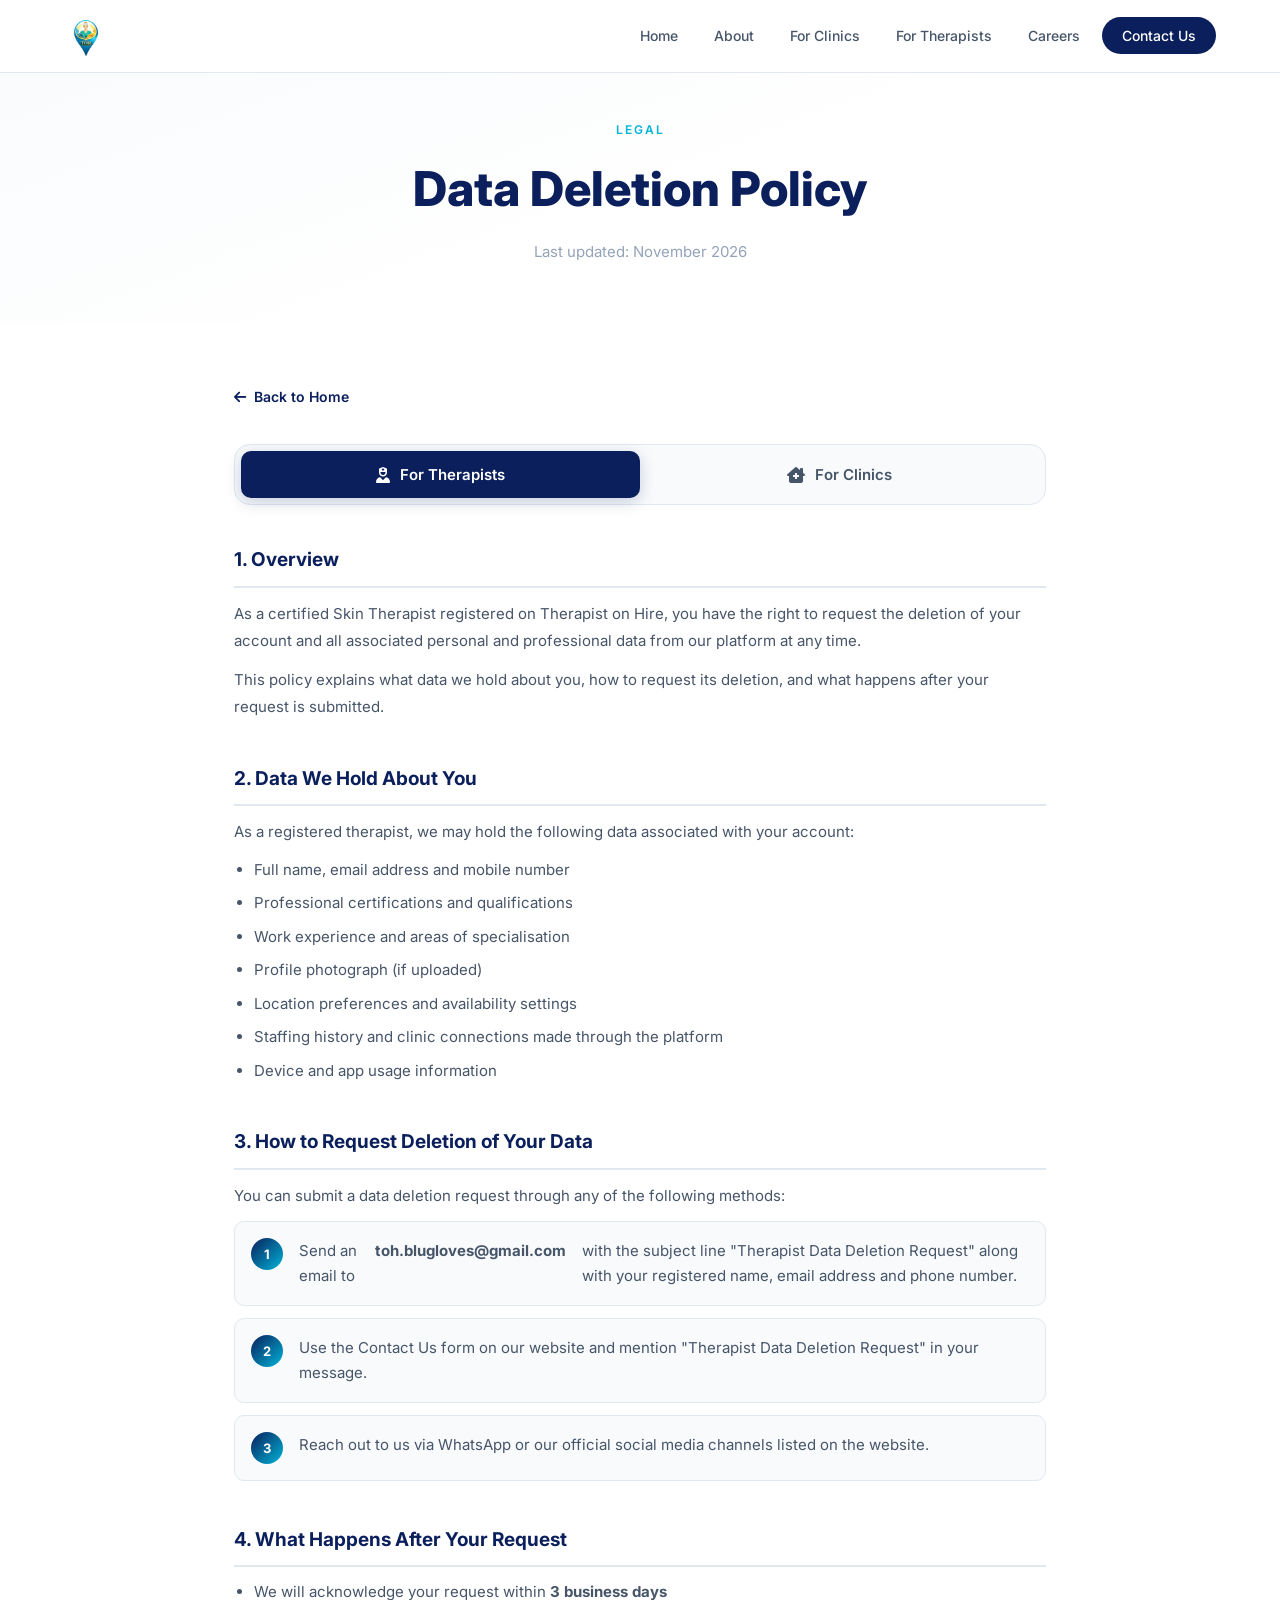
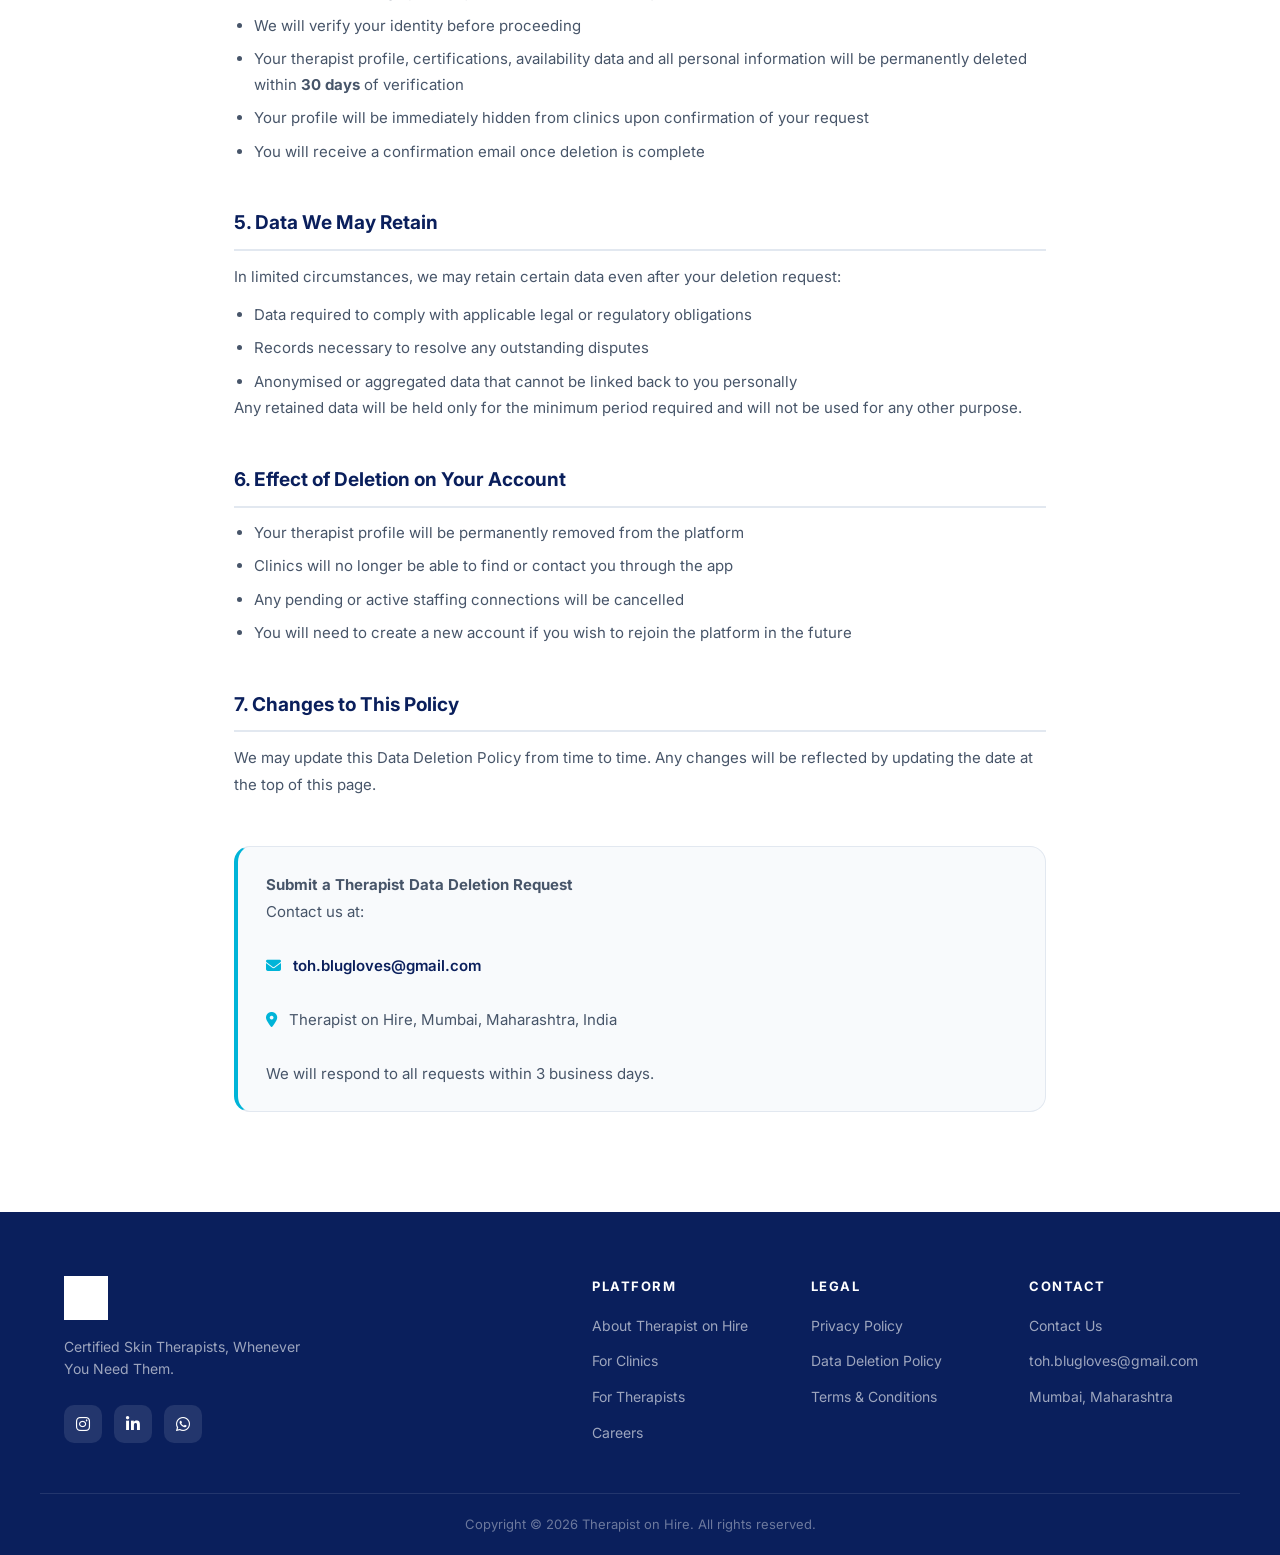
<file: data-deletion.html>
<!DOCTYPE html>
<html lang="en">
<head>
<meta charset="UTF-8" />
<meta name="viewport" content="width=device-width, initial-scale=1.0" />
<title>Data Deletion Policy – Therapist on Hire</title>
<link rel="stylesheet" href="styles.css" />
<link href="https://fonts.googleapis.com/css2?family=Inter:wght@300;400;500;600;700;800&display=swap" rel="stylesheet" />
<link rel="stylesheet" href="https://cdnjs.cloudflare.com/ajax/libs/font-awesome/6.5.0/css/all.min.css" />
<style>     .policy-hero {       padding: 120px 0 60px;       background: linear-gradient(160deg, var(--off-white) 0%, var(--white) 60%);       text-align: center;     }     .policy-hero .section-label { display: block; }     .policy-hero h1 { font-size: clamp(32px, 4vw, 48px); font-weight: 800; color: var(--royal-blue); margin-bottom: 12px; }     .policy-hero p { font-size: 15px; color: var(--gray-400); }     .policy-body { padding: 60px 0 100px; background: var(--white); }     .policy-wrap { max-width: 860px; margin: 0 auto; }     .back-link {       display: inline-flex;       align-items: center;       gap: 8px;       font-size: 14px;       font-weight: 600;       color: var(--royal-blue);       margin-bottom: 36px;       transition: gap 0.2s;     }     .back-link:hover { gap: 12px; color: var(--aqua); }     /* TABS */     .tab-bar {       display: flex;       gap: 0;       background: var(--off-white);       border: 1px solid var(--gray-200);       border-radius: var(--radius);       padding: 6px;       margin-bottom: 40px;     }     .tab-btn {       flex: 1;       padding: 14px 20px;       border: none;       background: transparent;       border-radius: 10px;       font-family: var(--font);       font-size: 15px;       font-weight: 600;       color: var(--gray-600);
cursor: pointer;       display: flex;       align-items: center;       justify-content: center;       gap: 10px;       transition: background 0.2s, color 0.2s, box-shadow 0.2s;     }     .tab-btn i { font-size: 16px; }     .tab-btn.active {       background: var(--royal-blue);       color: var(--white);       box-shadow: 0 4px 16px rgba(10,31,92,0.20);     }     .tab-btn:not(.active):hover { background: var(--gray-200); color: var(--royal-blue); }     .tab-panel { display: none; }     .tab-panel.active { display: block; }     .policy-section { margin-bottom: 44px; }     .policy-section h2 {       font-size: 19px;       font-weight: 700;       color: var(--royal-blue);       margin-bottom: 12px;       padding-bottom: 10px;       border-bottom: 2px solid var(--gray-200);     }     .policy-section p { font-size: 15px; color: var(--gray-600); line-height: 1.8; margin-bottom: 12px; }     .policy-section ul { list-style: disc; padding-left: 20px; display: flex; flex-direction: column; gap: 8px; }     .policy-section ul li { font-size: 15px; color: var(--gray-600); line-height: 1.7; }     .steps-list { list-style: none !important; padding-left: 0 !important; counter-reset: steps; gap: 12px !important; }     .steps-list li {       counter-increment: steps;       display: flex !important;       align-items: flex-start;       gap: 16px;       padding: 16px;       background: var(--off-white);       border-radius: var(--radius-sm);       border: 1px solid var(--gray-200);     }     .steps-list li::before {       content: counter(steps);       min-width: 32px;       height: 32px;       background: linear-gradient(135deg, var(--royal-blue), var(--aqua));       color: white;       border-radius: 50%;       display: flex;       align-items: center;       justify-content: center;       font-size: 13px;       font-weight: 700;       flex-shrink: 0;     }
.policy-contact-box {       background: var(--off-white);       border: 1px solid var(--gray-200);       border-left: 4px solid var(--aqua);       border-radius: var(--radius);       padding: 24px 28px;       margin-top: 48px;     }     .policy-contact-box p { font-size: 15px; color: var(--gray-600); line-height: 1.8; margin: 0; }     .policy-contact-box a { color: var(--royal-blue); font-weight: 600; }     .policy-contact-box a:hover { color: var(--aqua); }   </style>
</head>
<body>
<nav class="navbar" id="navbar">
<div class="container nav-inner">
<a href="index.html" class="nav-logo">
<img src="logo.png" alt="Therapist on Hire" class="logo-img" />
</a>
<button class="nav-toggle" id="navToggle" aria-label="Toggle menu">
<span>
</span>
<span>
</span>
<span>
</span>
</button>
<ul class="nav-links" id="navLinks">
<li>
<a href="index.html#home">Home</a>
</li>
<li>
<a href="index.html#about">About</a>
</li>
<li>
<a href="index.html#for-clinics">For Clinics</a>
</li>
<li>
<a href="index.html#for-therapists">For Therapists</a>
</li>
<li>
<a href="index.html#careers">Careers</a>
</li>
<li>
<a href="index.html#contact" class="nav-cta">Contact Us</a>
</li>
</ul>
</div>
</nav>
<section class="policy-hero">
<div class="container">
<div class="section-label">Legal</div>
<h1>Data Deletion Policy</h1>
<p>Last updated: November 2026</p>
</div>
</section>
<section class="policy-body">
<div class="container policy-wrap">
<a href="index.html" class="back-link">
<i class="fas fa-arrow-left">
</i> Back to Home</a>
<!-- TAB BAR -->
<div class="tab-bar">
<button class="tab-btn active" onclick="switchTab('therapist', this)">
<i class="fas fa-user-nurse">
</i> For Therapists         </button>
<button class="tab-btn" onclick="switchTab('clinic', this)">
<i class="fas fa-clinic-medical">
</i> For Clinics         </button>
</div>
<!-- TAB: THERAPISTS -->
<div class="tab-panel active" id="tab-therapist">
<div class="policy-section">
<h2>1. Overview</h2>
<p>As a certified Skin Therapist registered on Therapist on Hire, you have the right to request the deletion of your account and all associated personal and professional data from our platform at any time.</p>
<p>This policy explains what data we hold about you, how to request its deletion, and what happens after your request is submitted.</p>
</div>
<div class="policy-section">
<h2>2. Data We Hold About You</h2>
<p>As a registered therapist, we may hold the following data associated with your account:</p>
<ul>
<li>Full name, email address and mobile number</li>
<li>Professional certifications and qualifications</li>
<li>Work experience and areas of specialisation</li>
<li>Profile photograph (if uploaded)</li>
<li>Location preferences and availability settings</li>
<li>Staffing history and clinic connections made through the platform</li>
<li>Device and app usage information</li>
</ul>
</div>
<div class="policy-section">
<h2>3. How to Request Deletion of Your Data</h2>
<p>You can submit a data deletion request through any of the following methods:</p>
<ul class="steps-list">
<li>Send an email to <strong>toh.blugloves@gmail.com</strong> with the subject line "Therapist Data Deletion Request" along with your registered name, email address and phone number.</li>
<li>Use the Contact Us form on our website and mention "Therapist Data Deletion Request" in your message.</li>
<li>Reach out to us via WhatsApp or our official social media channels listed on the website.</li>
</ul>
</div>
<div class="policy-section">
<h2>4. What Happens After Your Request</h2>
<ul>
<li>We will acknowledge your request within <strong>3 business days</strong>
</li>
<li>We will verify your identity before proceeding</li>
<li>Your therapist profile, certifications, availability data and all personal information will be permanently deleted within <strong>30 days</strong> of verification</li>
<li>Your profile will be immediately hidden from clinics upon confirmation of your request</li>
<li>You will receive a confirmation email once deletion is complete</li>
</ul>
</div>
<div class="policy-section">
<h2>5. Data We May Retain</h2>
<p>In limited circumstances, we may retain certain data even after your deletion request:</p>
<ul>
<li>Data required to comply with applicable legal or regulatory obligations</li>
<li>Records necessary to resolve any outstanding disputes</li>
<li>Anonymised or aggregated data that cannot be linked back to you personally</li>
</ul>
<p>Any retained data will be held only for the minimum period required and will not be used for any other purpose.</p>
</div>
<div class="policy-section">
<h2>6. Effect of Deletion on Your Account</h2>
<ul>
<li>Your therapist profile will be permanently removed from the platform</li>
<li>Clinics will no longer be able to find or contact you through the app</li>
<li>Any pending or active staffing connections will be cancelled</li>
<li>You will need to create a new account if you wish to rejoin the platform in the future</li>
</ul>
</div>
<div class="policy-section">
<h2>7. Changes to This Policy</h2>
<p>We may update this Data Deletion Policy from time to time. Any changes will be reflected by updating the date at the top of this page.</p>
</div>
<div class="policy-contact-box">
<p>
<strong>Submit a Therapist Data Deletion Request</strong>
<br />           Contact us at:<br />
<br />
<i class="fas fa-envelope" style="color: var(--aqua); margin-right: 8px;">
</i>
<a href="mailto:toh.blugloves@gmail.com">toh.blugloves@gmail.com</a>
<br />
<br />
<i class="fas fa-map-marker-alt" style="color: var(--aqua); margin-right: 8px;">
</i>           Therapist on Hire, Mumbai, Maharashtra, India<br />
<br />           We will respond to all requests within 3 business days.</p>
</div>
</div>
<!-- TAB: CLINICS -->
<div class="tab-panel" id="tab-clinic">
<div class="policy-section">
<h2>1. Overview</h2>
<p>As a clinic registered on Therapist on Hire, you have the right to request the deletion of your clinic account and all associated data from our platform at any time.</p>
<p>This policy explains what data we hold about your clinic, how to request its deletion, and what happens after your request is submitted.</p>
</div>
<div class="policy-section">
<h2>2. Data We Hold About Your Clinic</h2>
<p>As a registered clinic, we may hold the following data associated with your account:</p>
<ul>
<li>Clinic name, type and registration details</li>
<li>Clinic address and location</li>
<li>Primary contact person's name, email address and phone number</li>
<li>Staffing requests and booking history made through the platform</li>
<li>Therapist connections and communications facilitated through the app</li>
<li>Device and app usage information</li>
</ul>
</div>
<div class="policy-section">
<h2>3. How to Request Deletion of Your Clinic Data</h2>
<p>You can submit a data deletion request through any of the following methods:</p>
<ul class="steps-list">
<li>Send an email to <strong>toh.blugloves@gmail.com</strong> with the subject line "Clinic Data Deletion Request" along with your registered clinic name, contact person's name, email address and phone number.</li>
<li>Use the Contact Us form on our website and mention "Clinic Data Deletion Request" in your message.</li>
<li>Reach out to us via WhatsApp or our official social media channels listed on the website.</li>
</ul>
</div>
<div class="policy-section">
<h2>4. What Happens After Your Request</h2>
<ul>
<li>We will acknowledge your request within <strong>3 business days</strong>
</li>
<li>We will verify the identity of the authorised clinic representative before proceeding</li>
<li>Your clinic profile, staffing history and all associated data will be permanently deleted within <strong>30 days</strong> of verification</li>
<li>Your clinic profile will be immediately hidden from therapists upon confirmation of your request</li>
<li>You will receive a confirmation email once deletion is complete</li>
</ul>
</div>
<div class="policy-section">
<h2>5. Data We May Retain</h2>
<p>In limited circumstances, we may retain certain data even after your deletion request:</p>
<ul>
<li>Data required to comply with applicable legal or regulatory obligations</li>
<li>Records necessary to resolve any outstanding disputes or claims</li>
<li>Anonymised or aggregated data that cannot be linked back to your clinic</li>
<li>Financial or transaction records required for compliance purposes</li>
</ul>
<p>Any retained data will be held only for the minimum period required and will not be used for any other purpose.</p>
</div>
<div class="policy-section">
<h2>6. Effect of Deletion on Your Clinic Account</h2>
<ul>
<li>Your clinic profile will be permanently removed from the platform</li>
<li>Therapists will no longer be able to view or respond to your staffing requests</li>
<li>Any pending or active staffing connections will be cancelled</li>
<li>You will need to register a new clinic account if you wish to use the platform again in the future</li>
</ul>
</div>
<div class="policy-section">
<h2>7. Changes to This Policy</h2>
<p>We may update this Data Deletion Policy from time to time. Any changes will be reflected by updating the date at the top of this page.</p>
</div>
<div class="policy-contact-box">
<p>
<strong>Submit a Clinic Data Deletion Request</strong>
<br />           Contact us at:<br />
<br />
<i class="fas fa-envelope" style="color: var(--aqua); margin-right: 8px;">
</i>
<a href="mailto:toh.blugloves@gmail.com">toh.blugloves@gmail.com</a>
<br />
<br />
<i class="fas fa-map-marker-alt" style="color: var(--aqua); margin-right: 8px;">
</i>           Therapist on Hire, Mumbai, Maharashtra, India<br />
<br />           We will respond to all requests within 3 business days.</p>
</div>
</div>
</div>
</section>
<footer class="footer">
<div class="container footer-inner">
<div class="footer-brand">
<img src="logo.png" alt="Therapist on Hire" class="footer-logo" />
<p class="footer-tagline">Certified Skin Therapists, Whenever You Need Them.</p>
<div class="footer-social">
<a href="#INSTAGRAM_LINK" aria-label="Instagram">
<i class="fab fa-instagram">
</i>
</a>
<a href="#LINKEDIN_LINK" aria-label="LinkedIn">
<i class="fab fa-linkedin-in">
</i>
</a>
<a href="#WHATSAPP_LINK" aria-label="WhatsApp">
<i class="fab fa-whatsapp">
</i>
</a>
</div>
</div>
<div class="footer-links">
<div class="footer-col">
<h4>Platform</h4>
<ul>
<li>
<a href="index.html#about">About Therapist on Hire</a>
</li>
<li>
<a href="index.html#for-clinics">For Clinics</a>
</li>
<li>
<a href="index.html#for-therapists">For Therapists</a>
</li>
<li>
<a href="index.html#careers">Careers</a>
</li>
</ul>
</div>
<div class="footer-col">
<h4>Legal</h4>
<ul>
<li>
<a href="privacy.html">Privacy Policy</a>
</li>
<li>
<a href="data-deletion.html">Data Deletion Policy</a>
</li>
<li>
<a href="index.html#terms">Terms &amp; Conditions</a>
</li>
</ul>
</div>
<div class="footer-col">
<h4>Contact</h4>
<ul>
<li>
<a href="index.html#contact">Contact Us</a>
</li>
<li>
<a href="mailto:toh.blugloves@gmail.com">toh.blugloves@gmail.com</a>
</li>
<li>
<span>Mumbai, Maharashtra</span>
</li>
</ul>
</div>
</div>
</div>
<div class="footer-bottom">
<p>Copyright &copy; <span id="year">
</span> Therapist on Hire. All rights reserved.</p>
</div>
</footer>
<script>     document.getElementById('year').textContent = new Date().getFullYear();     const navbar = document.getElementById('navbar');     window.addEventListener('scroll', () => navbar.classList.toggle('scrolled', window.scrollY > 20));     document.getElementById('navToggle').addEventListener('click', () => document.getElementById('navLinks').classList.toggle('open'));
function switchTab(id, btn) {       document.querySelectorAll('.tab-panel').forEach(p => p.classList.remove('active'));       document.querySelectorAll('.tab-btn').forEach(b => b.classList.remove('active'));       document.getElementById('tab-' + id).classList.add('active');       btn.classList.add('active');     }   </script>
</body>
</html>
</file>
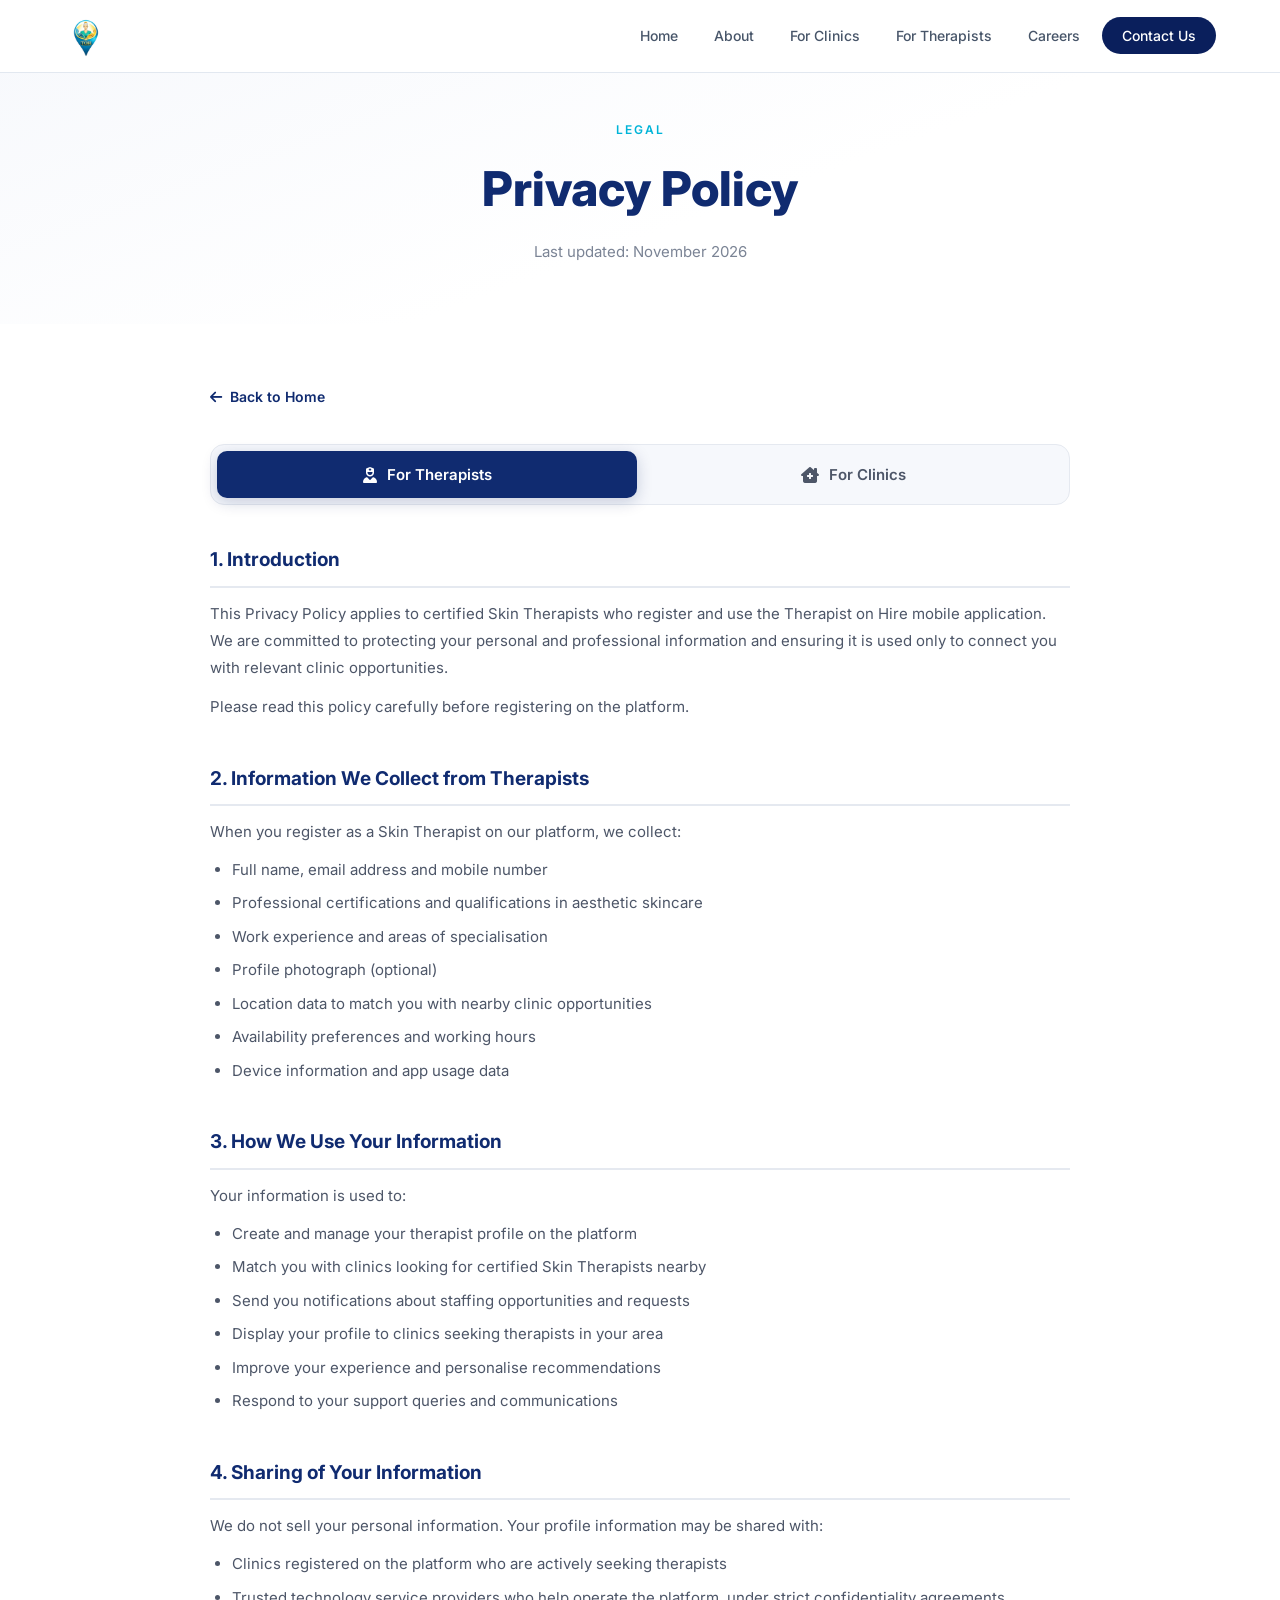
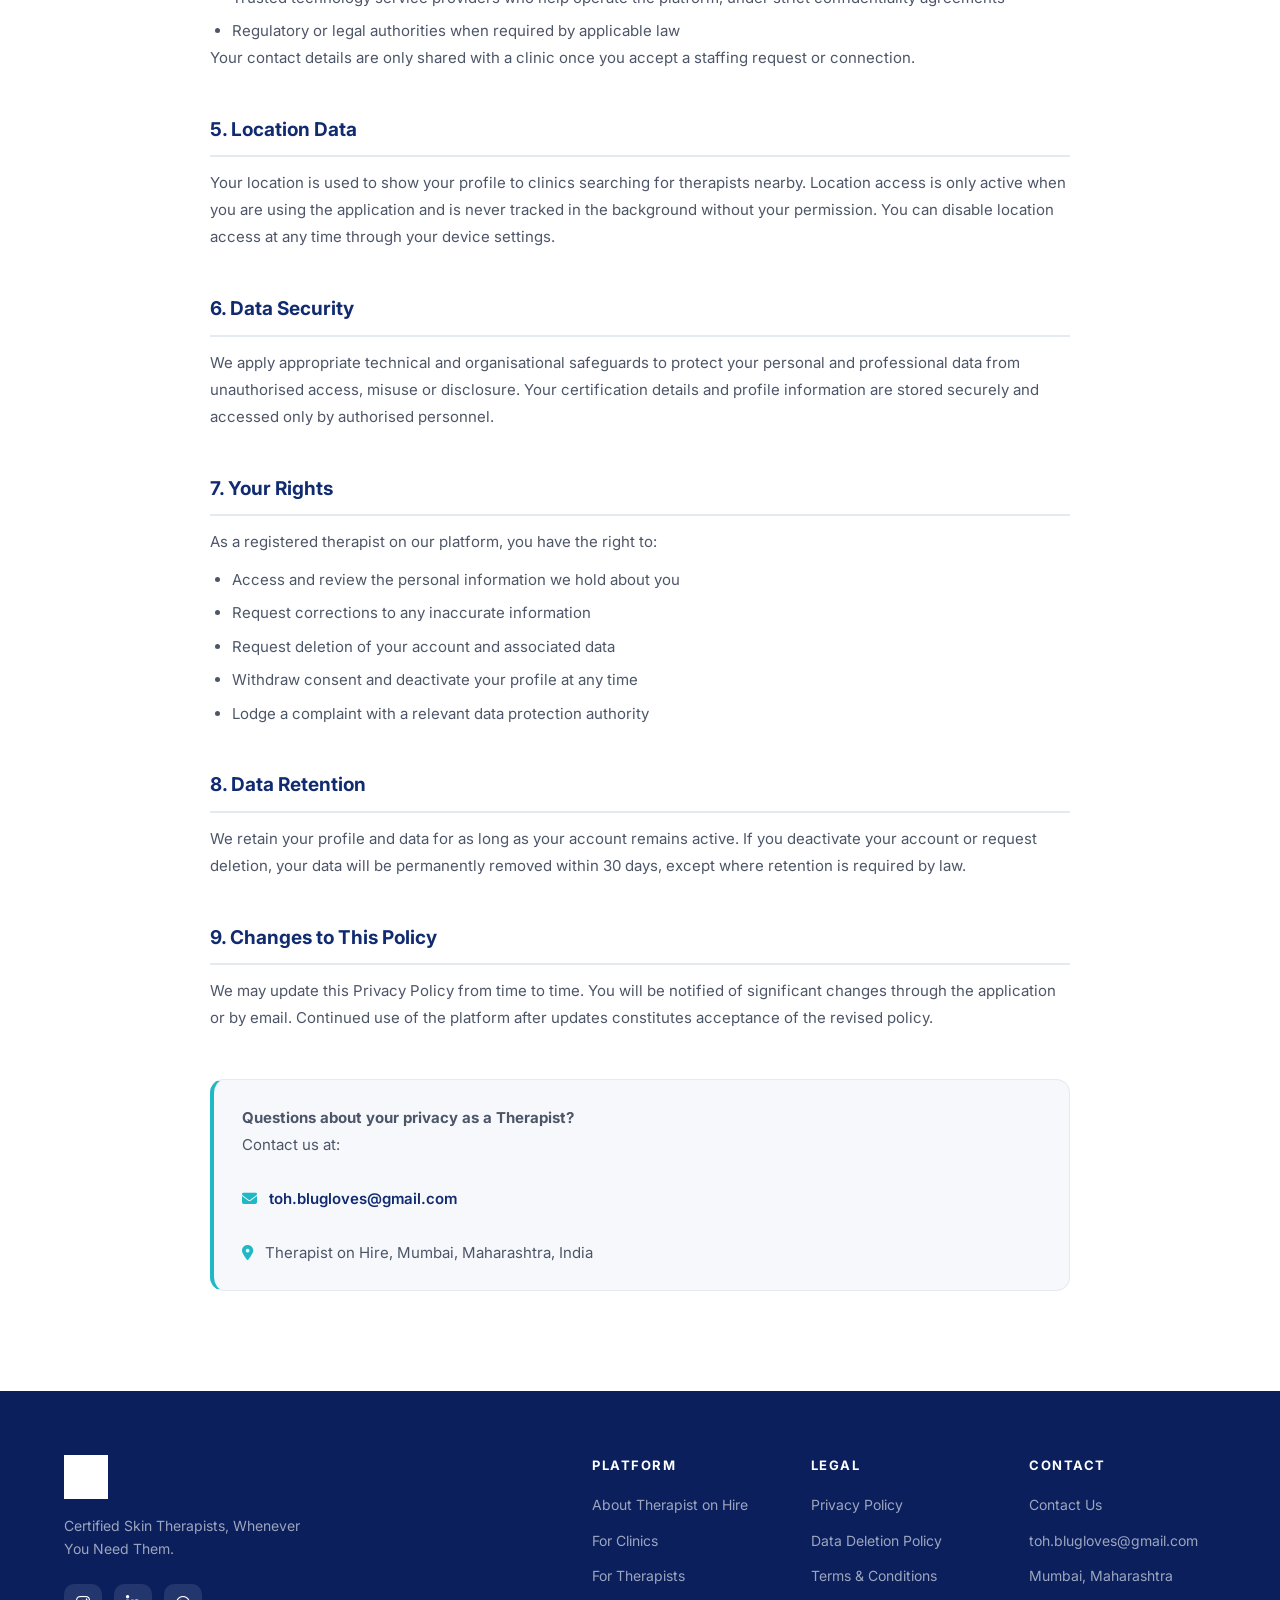
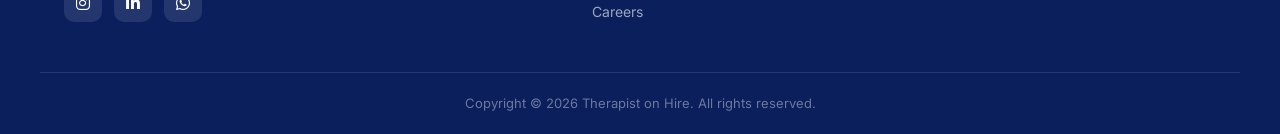
<file: privacy.html>
<!DOCTYPE html>
<html lang="en">
<head>
  <meta charset="UTF-8">
  <meta name="viewport" content="width=device-width, initial-scale=1.0">
  <meta name="description" content="Privacy Policy for Therapist on Hire – Information about how we collect, use and protect therapist and clinic data.">

  <title>Privacy Policy – Therapist on Hire</title>

  <link rel="stylesheet" href="styles.css">
  <link href="https://fonts.googleapis.com/css2?family=Inter:wght@300;400;500;600;700;800&display=swap" rel="stylesheet">
  <link rel="stylesheet" href="https://cdnjs.cloudflare.com/ajax/libs/font-awesome/6.5.0/css/all.min.css">

  <style>
    /* PAGE FALLBACKS */
    :root {
      --policy-blue: #102b70;
      --policy-aqua: #20b8c5;
      --policy-white: #ffffff;
      --policy-bg: #f6f8fc;
      --policy-border: #e5e9f0;
      --policy-text: #4d5668;
      --policy-muted: #7b8495;
    }

    * {
      box-sizing: border-box;
    }

    html {
      scroll-behavior: smooth;
    }

    body {
      font-family: 'Inter', Arial, sans-serif;
    }

    .policy-container {
      width: min(1120px, calc(100% - 40px));
      margin: 0 auto;
    }

    /* HERO */
    .policy-hero {
      padding: 120px 0 60px;
      background: linear-gradient(160deg, #f6f8fc, #ffffff 60%);
      text-align: center;
    }

    .policy-hero .section-label {
      display: block;
    }

    .policy-hero h1 {
      font-size: clamp(32px, 4vw, 48px);
      font-weight: 800;
      color: var(--policy-blue);
      margin: 10px 0 12px;
    }

    .policy-hero p {
      font-size: 15px;
      color: var(--policy-muted);
    }

    /* POLICY BODY */
    .policy-body {
      padding: 60px 0 100px;
      background: #ffffff;
    }

    .policy-wrap {
      max-width: 860px;
      margin: 0 auto;
    }

    .back-link {
      display: inline-flex;
      align-items: center;
      gap: 8px;
      font-size: 14px;
      font-weight: 600;
      color: var(--policy-blue);
      margin-bottom: 36px;
      text-decoration: none;
      transition: gap .2s;
    }

    .back-link:hover {
      gap: 12px;
      color: var(--policy-aqua);
    }

    /* TABS */
    .tab-bar {
      display: flex;
      gap: 6px;
      background: var(--policy-bg);
      border: 1px solid var(--policy-border);
      border-radius: 14px;
      padding: 6px;
      margin-bottom: 40px;
    }

    .tab-btn {
      flex: 1;
      min-width: 0;
      padding: 14px 20px;
      border: 0;
      background: transparent;
      border-radius: 10px;
      font-family: 'Inter', Arial, sans-serif;
      font-size: 15px;
      font-weight: 600;
      color: var(--policy-text);
      cursor: pointer;
      display: flex;
      align-items: center;
      justify-content: center;
      gap: 10px;
      transition: background .2s, color .2s, box-shadow .2s;
    }

    .tab-btn i {
      font-size: 16px;
    }

    .tab-btn.active {
      background: var(--policy-blue);
      color: #ffffff;
      box-shadow: 0 4px 16px rgba(10,31,92,.20);
    }

    .tab-btn:not(.active):hover {
      background: var(--policy-border);
      color: var(--policy-blue);
    }

    .tab-btn:focus-visible,
    a:focus-visible {
      outline: 3px solid var(--policy-aqua);
      outline-offset: 3px;
    }

    .tab-panel {
      display: none;
    }

    .tab-panel.active {
      display: block;
    }

    .tab-panel[hidden] {
      display: none !important;
    }

    /* POLICY SECTIONS */
    .policy-section {
      margin-bottom: 44px;
    }

    .policy-section h2 {
      font-size: 19px;
      font-weight: 700;
      color: var(--policy-blue);
      margin: 0 0 12px;
      padding-bottom: 10px;
      border-bottom: 2px solid var(--policy-border);
    }

    .policy-section p {
      font-size: 15px;
      color: var(--policy-text);
      line-height: 1.8;
      margin: 0 0 12px;
    }

    .policy-section ul {
      list-style: disc;
      padding-left: 22px;
      display: flex;
      flex-direction: column;
      gap: 8px;
    }

    .policy-section ul li {
      font-size: 15px;
      color: var(--policy-text);
      line-height: 1.7;
    }

    /* CONTACT BOX */
    .policy-contact-box {
      background: var(--policy-bg);
      border: 1px solid var(--policy-border);
      border-left: 4px solid var(--policy-aqua);
      border-radius: 14px;
      padding: 24px 28px;
      margin-top: 48px;
    }

    .policy-contact-box p {
      font-size: 15px;
      color: var(--policy-text);
      line-height: 1.8;
      margin: 0;
    }

    .policy-contact-box a {
      color: var(--policy-blue);
      font-weight: 600;
      text-decoration: none;
    }

    .policy-contact-box a:hover {
      color: var(--policy-aqua);
    }

    /* MOBILE */
    @media (max-width: 600px) {
      .policy-container {
        width: calc(100% - 28px);
      }

      .policy-hero {
        padding: 96px 0 42px;
      }

      .policy-body {
        padding: 36px 0 64px;
      }

      .tab-bar {
        gap: 4px;
        margin-bottom: 30px;
      }

      .tab-btn {
        padding: 12px 8px;
        font-size: 13px;
        gap: 6px;
      }

      .tab-btn i {
        font-size: 14px;
      }

      .policy-section {
        margin-bottom: 32px;
      }

      .policy-section h2 {
        font-size: 17px;
      }

      .policy-section p,
      .policy-section ul li {
        font-size: 14px;
      }

      .policy-contact-box {
        padding: 20px;
      }
    }
  </style>
</head>

<body>

  <!-- NAVIGATION -->
  <nav class="navbar" id="navbar">
    <div class="container nav-inner">

      <a href="index.html" class="nav-logo">
        <img src="logo.png" alt="Therapist on Hire" class="logo-img">
      </a>

      <button
        class="nav-toggle"
        id="navToggle"
        type="button"
        aria-label="Toggle menu"
        aria-expanded="false"
        aria-controls="navLinks"
      >
        <span></span>
        <span></span>
        <span></span>
      </button>

      <ul class="nav-links" id="navLinks">
        <li><a href="index.html#home">Home</a></li>
        <li><a href="index.html#about">About</a></li>
        <li><a href="index.html#for-clinics">For Clinics</a></li>
        <li><a href="index.html#for-therapists">For Therapists</a></li>
        <li><a href="index.html#careers">Careers</a></li>
        <li><a href="index.html#contact" class="nav-cta">Contact Us</a></li>
      </ul>

    </div>
  </nav>

  <!-- HERO -->
  <section class="policy-hero">
    <div class="policy-container">
      <div class="section-label">Legal</div>
      <h1>Privacy Policy</h1>
      <p>Last updated: November 2026</p>
    </div>
  </section>

  <!-- POLICY CONTENT -->
  <section class="policy-body">
    <div class="policy-container policy-wrap">

      <a href="index.html" class="back-link">
        <i class="fas fa-arrow-left"></i>
        Back to Home
      </a>

      <!-- TABS -->
      <div class="tab-bar" role="tablist" aria-label="Privacy policy audience">

        <button
          class="tab-btn active"
          type="button"
          id="tab-button-therapist"
          data-tab="therapist"
          role="tab"
          aria-selected="true"
          aria-controls="tab-therapist"
        >
          <i class="fas fa-user-nurse"></i>
          For Therapists
        </button>

        <button
          class="tab-btn"
          type="button"
          id="tab-button-clinic"
          data-tab="clinic"
          role="tab"
          aria-selected="false"
          aria-controls="tab-clinic"
          tabindex="-1"
        >
          <i class="fas fa-clinic-medical"></i>
          For Clinics
        </button>

      </div>

      <!-- THERAPIST PRIVACY POLICY -->
      <div
        class="tab-panel active"
        id="tab-therapist"
        role="tabpanel"
        aria-labelledby="tab-button-therapist"
        tabindex="0"
      >

        <div class="policy-section">
          <h2>1. Introduction</h2>
          <p>
            This Privacy Policy applies to certified Skin Therapists who
            register and use the Therapist on Hire mobile application.
            We are committed to protecting your personal and professional
            information and ensuring it is used only to connect you with
            relevant clinic opportunities.
          </p>
          <p>Please read this policy carefully before registering on the platform.</p>
        </div>

        <div class="policy-section">
          <h2>2. Information We Collect from Therapists</h2>
          <p>When you register as a Skin Therapist on our platform, we collect:</p>
          <ul>
            <li>Full name, email address and mobile number</li>
            <li>Professional certifications and qualifications in aesthetic skincare</li>
            <li>Work experience and areas of specialisation</li>
            <li>Profile photograph (optional)</li>
            <li>Location data to match you with nearby clinic opportunities</li>
            <li>Availability preferences and working hours</li>
            <li>Device information and app usage data</li>
          </ul>
        </div>

        <div class="policy-section">
          <h2>3. How We Use Your Information</h2>
          <p>Your information is used to:</p>
          <ul>
            <li>Create and manage your therapist profile on the platform</li>
            <li>Match you with clinics looking for certified Skin Therapists nearby</li>
            <li>Send you notifications about staffing opportunities and requests</li>
            <li>Display your profile to clinics seeking therapists in your area</li>
            <li>Improve your experience and personalise recommendations</li>
            <li>Respond to your support queries and communications</li>
          </ul>
        </div>

        <div class="policy-section">
          <h2>4. Sharing of Your Information</h2>
          <p>We do not sell your personal information. Your profile information may be shared with:</p>
          <ul>
            <li>Clinics registered on the platform who are actively seeking therapists</li>
            <li>Trusted technology service providers who help operate the platform, under strict confidentiality agreements</li>
            <li>Regulatory or legal authorities when required by applicable law</li>
          </ul>
          <p>Your contact details are only shared with a clinic once you accept a staffing request or connection.</p>
        </div>

        <div class="policy-section">
          <h2>5. Location Data</h2>
          <p>
            Your location is used to show your profile to clinics searching
            for therapists nearby. Location access is only active when you
            are using the application and is never tracked in the background
            without your permission. You can disable location access at any
            time through your device settings.
          </p>
        </div>

        <div class="policy-section">
          <h2>6. Data Security</h2>
          <p>
            We apply appropriate technical and organisational safeguards
            to protect your personal and professional data from unauthorised
            access, misuse or disclosure. Your certification details and
            profile information are stored securely and accessed only by
            authorised personnel.
          </p>
        </div>

        <div class="policy-section">
          <h2>7. Your Rights</h2>
          <p>As a registered therapist on our platform, you have the right to:</p>
          <ul>
            <li>Access and review the personal information we hold about you</li>
            <li>Request corrections to any inaccurate information</li>
            <li>Request deletion of your account and associated data</li>
            <li>Withdraw consent and deactivate your profile at any time</li>
            <li>Lodge a complaint with a relevant data protection authority</li>
          </ul>
        </div>

        <div class="policy-section">
          <h2>8. Data Retention</h2>
          <p>
            We retain your profile and data for as long as your account
            remains active. If you deactivate your account or request
            deletion, your data will be permanently removed within 30 days,
            except where retention is required by law.
          </p>
        </div>

        <div class="policy-section">
          <h2>9. Changes to This Policy</h2>
          <p>
            We may update this Privacy Policy from time to time. You will
            be notified of significant changes through the application or
            by email. Continued use of the platform after updates
            constitutes acceptance of the revised policy.
          </p>
        </div>

        <div class="policy-contact-box">
          <p>
            <strong>Questions about your privacy as a Therapist?</strong><br>
            Contact us at:<br><br>

            <i class="fas fa-envelope" style="color:#20b8c5;margin-right:8px;"></i>
            <a href="mailto:toh.blugloves@gmail.com">toh.blugloves@gmail.com</a>
            <br><br>

            <i class="fas fa-map-marker-alt" style="color:#20b8c5;margin-right:8px;"></i>
            Therapist on Hire, Mumbai, Maharashtra, India
          </p>
        </div>

      </div>

      <!-- CLINIC PRIVACY POLICY -->
      <div
        class="tab-panel"
        id="tab-clinic"
        role="tabpanel"
        aria-labelledby="tab-button-clinic"
        tabindex="0"
        hidden
      >

        <div class="policy-section">
          <h2>1. Introduction</h2>
          <p>
            This Privacy Policy applies to Aesthetic Clinics, Dermatology
            Clinics, Cosmetic Clinics and Plastic Surgery practices that
            register and use the Therapist on Hire mobile application.
            We are committed to protecting your clinic's information and
            using it solely to help you find certified Skin Therapists
            when you need them.
          </p>
          <p>Please read this policy carefully before registering your clinic on the platform.</p>
        </div>

        <div class="policy-section">
          <h2>2. Information We Collect from Clinics</h2>
          <p>When you register your clinic on our platform, we collect:</p>
          <ul>
            <li>Clinic name, type and registration details</li>
            <li>Clinic address and location</li>
            <li>Primary contact person's name, email address and phone number</li>
            <li>Staffing requirements and preferences</li>
            <li>Booking history and staffing requests made through the platform</li>
            <li>Device information and app usage data</li>
          </ul>
        </div>

        <div class="policy-section">
          <h2>3. How We Use Your Information</h2>
          <p>Your clinic's information is used to:</p>
          <ul>
            <li>Create and manage your clinic profile on the platform</li>
            <li>Match your clinic with certified Skin Therapists available in your area</li>
            <li>Process and manage your staffing requests</li>
            <li>Send notifications about therapist availability and responses to your requests</li>
            <li>Improve the platform and personalise your experience</li>
            <li>Respond to your support queries and communications</li>
          </ul>
        </div>

        <div class="policy-section">
          <h2>4. Sharing of Your Information</h2>
          <p>We do not sell your clinic's information. Your details may be shared with:</p>
          <ul>
            <li>Certified Skin Therapists on the platform when they are matched with or respond to your staffing request</li>
            <li>Trusted technology service providers who help operate the platform, under strict confidentiality agreements</li>
            <li>Regulatory or legal authorities when required by applicable law</li>
          </ul>
          <p>Your clinic's contact details are only shared with a therapist once a staffing connection is confirmed.</p>
        </div>

        <div class="policy-section">
          <h2>5. Location Data</h2>
          <p>
            Your clinic's location is used to identify and display certified
            Skin Therapists available nearby. This helps ensure faster and
            more relevant staffing matches. Location data is used only
            within the platform and is not shared with any third parties
            for marketing purposes.
          </p>
        </div>

        <div class="policy-section">
          <h2>6. Data Security</h2>
          <p>
            We apply appropriate technical and organisational safeguards
            to protect your clinic's information from unauthorised access,
            misuse or disclosure. All data transmitted through the platform
            is encrypted and stored securely.
          </p>
        </div>

        <div class="policy-section">
          <h2>7. Your Rights</h2>
          <p>As a registered clinic on our platform, you have the right to:</p>
          <ul>
            <li>Access and review the information we hold about your clinic</li>
            <li>Request corrections to any inaccurate clinic details</li>
            <li>Request deletion of your clinic account and associated data</li>
            <li>Withdraw consent and deactivate your clinic profile at any time</li>
            <li>Lodge a complaint with a relevant data protection authority</li>
          </ul>
        </div>

        <div class="policy-section">
          <h2>8. Data Retention</h2>
          <p>
            We retain your clinic's data for as long as your account remains
            active. If you deactivate your account or request deletion,
            your data will be permanently removed within 30 days, except
            where retention is required by applicable law or for dispute
            resolution purposes.
          </p>
        </div>

        <div class="policy-section">
          <h2>9. Changes to This Policy</h2>
          <p>
            We may update this Privacy Policy from time to time. You will
            be notified of significant changes through the application or
            by email. Continued use of the platform after updates
            constitutes acceptance of the revised policy.
          </p>
        </div>

        <div class="policy-contact-box">
          <p>
            <strong>Questions about your clinic's privacy?</strong><br>
            Contact us at:<br><br>

            <i class="fas fa-envelope" style="color:#20b8c5;margin-right:8px;"></i>
            <a href="mailto:toh.blugloves@gmail.com">toh.blugloves@gmail.com</a>
            <br><br>

            <i class="fas fa-map-marker-alt" style="color:#20b8c5;margin-right:8px;"></i>
            Therapist on Hire, Mumbai, Maharashtra, India
          </p>
        </div>

      </div>

    </div>
  </section>

  <!-- FOOTER -->
  <footer class="footer">
    <div class="container footer-inner">

      <div class="footer-brand">
        <img src="logo.png" alt="Therapist on Hire" class="footer-logo">

        <p class="footer-tagline">
          Certified Skin Therapists, Whenever You Need Them.
        </p>

        <div class="footer-social">
          <a href="#INSTAGRAM_LINK" aria-label="Instagram">
            <i class="fab fa-instagram"></i>
          </a>
          <a href="#LINKEDIN_LINK" aria-label="LinkedIn">
            <i class="fab fa-linkedin-in"></i>
          </a>
          <a href="#WHATSAPP_LINK" aria-label="WhatsApp">
            <i class="fab fa-whatsapp"></i>
          </a>
        </div>
      </div>

      <div class="footer-links">

        <div class="footer-col">
          <h4>Platform</h4>
          <ul>
            <li><a href="index.html#about">About Therapist on Hire</a></li>
            <li><a href="index.html#for-clinics">For Clinics</a></li>
            <li><a href="index.html#for-therapists">For Therapists</a></li>
            <li><a href="index.html#careers">Careers</a></li>
          </ul>
        </div>

        <div class="footer-col">
          <h4>Legal</h4>
          <ul>
            <li><a href="privacy.html">Privacy Policy</a></li>
            <li><a href="data-deletion.html">Data Deletion Policy</a></li>
            <li><a href="index.html#terms">Terms &amp; Conditions</a></li>
          </ul>
        </div>

        <div class="footer-col">
          <h4>Contact</h4>
          <ul>
            <li><a href="index.html#contact">Contact Us</a></li>
            <li><a href="mailto:toh.blugloves@gmail.com">toh.blugloves@gmail.com</a></li>
            <li><span>Mumbai, Maharashtra</span></li>
          </ul>
        </div>

      </div>
    </div>

    <div class="footer-bottom">
      <p>
        Copyright &copy; <span id="year"></span>
        Therapist on Hire. All rights reserved.
      </p>
    </div>
  </footer>

  <!-- JAVASCRIPT -->
  <script>
    document.addEventListener('DOMContentLoaded', function () {

      /* AUTOMATIC COPYRIGHT YEAR */
      const year = document.getElementById('year');

      if (year) {
        year.textContent = new Date().getFullYear();
      }

      /* NAVIGATION SCROLL EFFECT */
      const navbar = document.getElementById('navbar');

      if (navbar) {
        function updateNavbar() {
          navbar.classList.toggle('scrolled', window.scrollY > 20);
        }

        updateNavbar();

        window.addEventListener('scroll', updateNavbar, {
          passive: true
        });
      }

      /* MOBILE NAVIGATION */
      const navToggle = document.getElementById('navToggle');
      const navLinks = document.getElementById('navLinks');

      if (navToggle && navLinks) {

        navToggle.setAttribute('aria-expanded', 'false');

        navToggle.addEventListener('click', function () {

          const isOpen = navLinks.classList.toggle('open');

          navToggle.setAttribute(
            'aria-expanded',
            String(isOpen)
          );

        });

        navLinks.querySelectorAll('a').forEach(function (link) {

          link.addEventListener('click', function () {

            navLinks.classList.remove('open');

            navToggle.setAttribute(
              'aria-expanded',
              'false'
            );

          });

        });

      }

      /* THERAPIST / CLINIC TAB FUNCTIONALITY */
      const tabButtons = document.querySelectorAll(
        '.tab-btn[data-tab]'
      );

      const tabPanels = document.querySelectorAll(
        '.tab-panel[role="tabpanel"]'
      );

      function activateTab(tabName) {

        tabButtons.forEach(function (button) {

          const selected = button.dataset.tab === tabName;

          button.classList.toggle('active', selected);

          button.setAttribute(
            'aria-selected',
            String(selected)
          );

          button.setAttribute(
            'tabindex',
            selected ? '0' : '-1'
          );

        });

        tabPanels.forEach(function (panel) {

          const selected =
            panel.id === 'tab-' + tabName;

          panel.classList.toggle('active', selected);

          panel.hidden = !selected;

        });

      }

      tabButtons.forEach(function (button, index) {

        button.addEventListener('click', function () {

          activateTab(button.dataset.tab);

        });

        /* KEYBOARD ACCESSIBILITY */
        button.addEventListener('keydown', function (event) {

          if (
            event.key !== 'ArrowLeft' &&
            event.key !== 'ArrowRight'
          ) {
            return;
          }

          event.preventDefault();

          const nextIndex =
            event.key === 'ArrowRight'
              ? (index + 1) % tabButtons.length
              : (index - 1 + tabButtons.length) % tabButtons.length;

          tabButtons[nextIndex].focus();

          activateTab(tabButtons[nextIndex].dataset.tab);

        });

      });

      /* DEFAULT TAB */
      activateTab('therapist');

    });
  </script>

</body>
</html>
</file>
<file: styles.css>
/* ===== RESET & BASE ===== */
*, *::before, *::after { box-sizing: border-box; margin: 0; padding: 0; }

:root {
  --royal-blue: #0A1F5C;
  --aqua: #00B4D8;
  --aqua-light: #90E0EF;
  --gold: #C9A84C;
  --gold-light: #E8C97A;
  --white: #FFFFFF;
  --off-white: #F8FAFC;
  --gray-100: #F1F5F9;
  --gray-200: #E2E8F0;
  --gray-400: #94A3B8;
  --gray-600: #475569;
  --gray-800: #1E293B;
  --font: 'Inter', sans-serif;
  --radius: 16px;
  --radius-sm: 10px;
  --shadow: 0 4px 24px rgba(10,31,92,0.08);
  --shadow-lg: 0 12px 48px rgba(10,31,92,0.14);
}

html { scroll-behavior: smooth; }

body {
  font-family: var(--font);
  color: var(--gray-800);
  background: var(--white);
  line-height: 1.6;
  -webkit-font-smoothing: antialiased;
}

img { max-width: 100%; display: block; }
a { text-decoration: none; color: inherit; }
ul { list-style: none; }

.container {
  max-width: 1200px;
  margin: 0 auto;
  padding: 0 24px;
}

/* ===== TYPOGRAPHY ===== */
.section-label {
  display: inline-block;
  font-size: 12px;
  font-weight: 600;
  letter-spacing: 2px;
  text-transform: uppercase;
  color: var(--aqua);
  margin-bottom: 12px;
}
.section-label.light { color: var(--aqua-light); }

.section-heading {
  font-size: clamp(28px, 4vw, 42px);
  font-weight: 800;
  color: var(--royal-blue);
  line-height: 1.2;
  margin-bottom: 16px;
}
.section-heading.light { color: var(--white); }

.section-sub {
  font-size: 17px;
  color: var(--gray-600);
  max-width: 560px;
  margin-bottom: 32px;
}
.section-sub.light { color: rgba(255,255,255,0.8); }

.gradient-text {
  background: linear-gradient(135deg, var(--aqua) 0%, var(--royal-blue) 100%);
  -webkit-background-clip: text;
  -webkit-text-fill-color: transparent;
  background-clip: text;
}

/* ===== BUTTONS ===== */
.btn {
  display: inline-flex;
  align-items: center;
  justify-content: center;
  padding: 14px 28px;
  border-radius: 50px;
  font-size: 15px;
  font-weight: 600;
  cursor: pointer;
  border: none;
  transition: transform 0.2s, box-shadow 0.2s, opacity 0.2s;
  white-space: nowrap;
}
.btn:hover { transform: translateY(-2px); }

.btn-primary {
  background: var(--royal-blue);
  color: var(--white);
  box-shadow: 0 4px 20px rgba(10,31,92,0.25);
}
.btn-primary:hover { box-shadow: 0 8px 32px rgba(10,31,92,0.35); }

.btn-secondary {
  background: transparent;
  color: var(--royal-blue);
  border: 2px solid var(--royal-blue);
}
.btn-secondary:hover { background: var(--royal-blue); color: var(--white); }

.btn-gold {
  background: linear-gradient(135deg, var(--gold) 0%, var(--gold-light) 100%);
  color: var(--white);
  box-shadow: 0 4px 20px rgba(201,168,76,0.35);
}
.btn-gold:hover { box-shadow: 0 8px 32px rgba(201,168,76,0.5); }

.btn.full-width { width: 100%; }

/* ===== NAVBAR ===== */
.navbar {
  position: fixed;
  top: 0; left: 0; right: 0;
  z-index: 1000;
  background: rgba(255,255,255,0.95);
  backdrop-filter: blur(12px);
  border-bottom: 1px solid var(--gray-200);
  transition: box-shadow 0.3s;
}
.navbar.scrolled { box-shadow: var(--shadow); }

.nav-inner {
  display: flex;
  align-items: center;
  justify-content: space-between;
  height: 72px;
}

.logo-img { height: 44px; width: auto; object-fit: contain; }

.nav-links {
  display: flex;
  align-items: center;
  gap: 8px;
}
.nav-links li a {
  font-size: 14px;
  font-weight: 500;
  color: var(--gray-600);
  padding: 8px 14px;
  border-radius: 8px;
  transition: color 0.2s, background 0.2s;
}
.nav-links li a:hover { color: var(--royal-blue); background: var(--gray-100); }
.nav-links li a.nav-cta {
  background: var(--royal-blue);
  color: var(--white);
  padding: 10px 20px;
  border-radius: 50px;
}
.nav-links li a.nav-cta:hover { background: var(--aqua); }

.nav-toggle {
  display: none;
  flex-direction: column;
  gap: 5px;
  background: none;
  border: none;
  cursor: pointer;
  padding: 4px;
}
.nav-toggle span {
  display: block;
  width: 24px;
  height: 2px;
  background: var(--royal-blue);
  border-radius: 2px;
  transition: 0.3s;
}

/* ===== HERO ===== */
.hero {
  padding: 140px 0 80px;
  background: linear-gradient(160deg, var(--off-white) 0%, var(--white) 60%);
  overflow: hidden;
}

.hero-inner {
  display: grid;
  grid-template-columns: 1fr 1fr;
  gap: 60px;
  align-items: center;
}

.hero-logo-wrap { margin-bottom: 24px; }
.hero-logo { height: 64px; width: auto; object-fit: contain; }

.hero-heading {
  font-size: clamp(32px, 4.5vw, 52px);
  font-weight: 800;
  color: var(--royal-blue);
  line-height: 1.15;
  margin-bottom: 20px;
}

.hero-sub {
  font-size: 17px;
  color: var(--gray-600);
  line-height: 1.7;
  margin-bottom: 36px;
  max-width: 520px;
}

.hero-ctas {
  display: flex;
  flex-wrap: wrap;
  gap: 12px;
  margin-bottom: 28px;
}

.store-badges {
  display: flex;
  flex-wrap: wrap;
  gap: 12px;
  align-items: center;
}
.store-badge { height: 44px; width: auto; }

/* ===== PHONE MOCKUP ===== */
.phone-frame {
  width: 280px;
  height: 560px;
  background: var(--royal-blue);
  border-radius: 40px;
  padding: 12px;
  box-shadow: var(--shadow-lg), 0 0 0 2px rgba(201,168,76,0.3);
  margin: 0 auto;
  position: relative;
}
.phone-frame::before {
  content: '';
  position: absolute;
  top: 20px; left: 50%;
  transform: translateX(-50%);
  width: 60px; height: 6px;
  background: rgba(255,255,255,0.2);
  border-radius: 3px;
}
.phone-frame.small { width: 240px; height: 480px; }

.phone-screen {
  width: 100%;
  height: 100%;
  background: var(--white);
  border-radius: 30px;
  overflow: hidden;
}

.app-ui { padding: 20px 14px; height: 100%; display: flex; flex-direction: column; gap: 12px; }

.app-header {
  display: flex;
  align-items: center;
  gap: 8px;
}
.app-logo-small {
  width: 32px; height: 32px;
  background: linear-gradient(135deg, var(--royal-blue), var(--aqua));
  border-radius: 8px;
  display: flex; align-items: center; justify-content: center;
  color: white; font-size: 10px; font-weight: 800;
}
.app-title-text { font-size: 12px; font-weight: 700; color: var(--royal-blue); }

.app-search {
  display: flex;
  align-items: center;
  gap: 8px;
  background: var(--gray-100);
  border-radius: 10px;
  padding: 8px 12px;
  font-size: 11px;
  color: var(--gray-400);
}
.app-search i { color: var(--aqua); font-size: 11px; }

.app-card-row { display: flex; gap: 8px; }
.app-card {
  flex: 1;
  background: linear-gradient(135deg, var(--royal-blue), var(--aqua));
  border-radius: 12px;
  padding: 12px 8px;
  text-align: center;
  color: white;
}
.app-card-icon { font-size: 18px; margin-bottom: 4px; }
.app-card-label { font-size: 10px; font-weight: 600; }

.app-therapist-list { display: flex; flex-direction: column; gap: 8px; }
.app-therapist-item {
  display: flex;
  align-items: center;
  gap: 8px;
  padding: 8px;
  background: var(--gray-100);
  border-radius: 10px;
}
.app-avatar {
  width: 32px; height: 32px;
  background: linear-gradient(135deg, var(--aqua), var(--royal-blue));
  border-radius: 50%;
  display: flex; align-items: center; justify-content: center;
  color: white; font-size: 9px; font-weight: 700;
  flex-shrink: 0;
}
.app-avatar.sm { width: 26px; height: 26px; font-size: 8px; }
.app-info { flex: 1; }
.app-name { font-size: 10px; font-weight: 600; color: var(--royal-blue); }
.app-detail { font-size: 9px; color: var(--gray-400); }
.app-status {
  font-size: 9px;
  font-weight: 600;
  color: var(--gray-400);
  background: var(--gray-200);
  padding: 3px 7px;
  border-radius: 20px;
}
.app-status.available { color: #059669; background: #D1FAE5; }

.app-welcome { padding: 8px 0; }
.app-welcome-text { font-size: 13px; font-weight: 700; color: var(--royal-blue); }
.app-welcome-sub { font-size: 10px; color: var(--gray-400); }

.app-quick-actions {
  display: flex;
  justify-content: space-around;
  background: var(--gray-100);
  border-radius: 12px;
  padding: 10px 4px;
}
.quick-action {
  display: flex; flex-direction: column; align-items: center; gap: 4px;
  font-size: 9px; color: var(--royal-blue); font-weight: 600;
}
.quick-action i { font-size: 14px; color: var(--aqua); }

.app-nearby { display: flex; flex-direction: column; gap: 6px; }
.nearby-label { font-size: 10px; font-weight: 700; color: var(--royal-blue); margin-bottom: 2px; }
.nearby-item { display: flex; align-items: center; gap: 8px; padding: 6px; background: var(--gray-100); border-radius: 8px; }
.nearby-info { flex: 1; }

.hero-mockup { display: flex; justify-content: center; align-items: center; }

/* ===== WHAT IS ===== */
.what-is {
  padding: 100px 0;
  background: var(--white);
  text-align: center;
}
.what-is .section-heading, .what-is .section-sub { margin-left: auto; margin-right: auto; }

.situations-grid {
  display: grid;
  grid-template-columns: repeat(3, 1fr);
  gap: 20px;
  margin: 48px 0;
}

.situation-card {
  background: var(--off-white);
  border: 1px solid var(--gray-200);
  border-radius: var(--radius);
  padding: 28px 20px;
  text-align: center;
  transition: transform 0.2s, box-shadow 0.2s, border-color 0.2s;
}
.situation-card:hover {
  transform: translateY(-4px);
  box-shadow: var(--shadow);
  border-color: var(--aqua);
}
.situation-icon {
  width: 52px; height: 52px;
  background: linear-gradient(135deg, var(--royal-blue), var(--aqua));
  border-radius: 14px;
  display: flex; align-items: center; justify-content: center;
  margin: 0 auto 14px;
  color: white;
  font-size: 20px;
}
.situation-text { font-size: 15px; font-weight: 600; color: var(--royal-blue); }

.what-is-footer {
  font-size: 16px;
  color: var(--gray-600);
  max-width: 600px;
  margin: 0 auto;
  padding: 24px;
  background: linear-gradient(135deg, rgba(0,180,216,0.06), rgba(10,31,92,0.04));
  border-radius: var(--radius);
  border-left: 4px solid var(--aqua);
  text-align: left;
}

/* ===== FOR CLINICS ===== */
.for-clinics {
  padding: 100px 0;
  background: var(--off-white);
  text-align: center;
}
.for-clinics .section-heading, .for-clinics .section-sub { margin-left: auto; margin-right: auto; }

.benefits-grid {
  display: grid;
  grid-template-columns: repeat(3, 1fr);
  gap: 24px;
  margin: 48px 0;
}

.benefit-card {
  background: var(--white);
  border-radius: var(--radius);
  padding: 32px 24px;
  text-align: left;
  box-shadow: var(--shadow);
  border: 1px solid var(--gray-200);
  transition: transform 0.2s, box-shadow 0.2s;
}
.benefit-card:hover { transform: translateY(-4px); box-shadow: var(--shadow-lg); }

.benefit-icon {
  width: 48px; height: 48px;
  background: linear-gradient(135deg, var(--royal-blue), var(--aqua));
  border-radius: 12px;
  display: flex; align-items: center; justify-content: center;
  color: white;
  font-size: 18px;
  margin-bottom: 16px;
}
.benefit-card h3 { font-size: 16px; font-weight: 700; color: var(--royal-blue); margin-bottom: 8px; }
.benefit-card p { font-size: 14px; color: var(--gray-600); line-height: 1.6; }

.section-cta { margin-top: 16px; }

/* ===== FOR THERAPISTS ===== */
.for-therapists { padding: 100px 0; background: var(--white); }

.therapists-inner {
  display: grid;
  grid-template-columns: 1fr 1fr;
  gap: 60px;
  align-items: center;
}

.therapist-benefits {
  display: flex;
  flex-direction: column;
  gap: 12px;
  margin-bottom: 32px;
}
.therapist-benefits li {
  display: flex;
  align-items: center;
  gap: 12px;
  font-size: 16px;
  color: var(--gray-700);
  font-weight: 500;
}
.therapist-benefits li i { color: var(--aqua); font-size: 18px; flex-shrink: 0; }

.therapists-visual {
  display: flex;
  flex-direction: column;
  gap: 16px;
}

.visual-card {
  background: var(--off-white);
  border: 1px solid var(--gray-200);
  border-radius: var(--radius);
  padding: 24px;
  display: flex;
  align-items: flex-start;
  gap: 16px;
  transition: transform 0.2s;
}
.visual-card:hover { transform: translateX(4px); }
.visual-card.accent {
  background: linear-gradient(135deg, var(--royal-blue), #1a3a8f);
  border-color: transparent;
  color: white;
}
.visual-card.accent .visual-stat-label { color: white; }
.visual-card.accent .visual-stat-desc { color: rgba(255,255,255,0.75); }
.visual-card.accent .visual-icon { background: rgba(255,255,255,0.15); color: var(--gold-light); }

.visual-icon {
  width: 44px; height: 44px;
  background: linear-gradient(135deg, var(--royal-blue), var(--aqua));
  border-radius: 12px;
  display: flex; align-items: center; justify-content: center;
  color: white;
  font-size: 18px;
  flex-shrink: 0;
}
.visual-stat-label { font-size: 15px; font-weight: 700; color: var(--royal-blue); margin-bottom: 4px; }
.visual-stat-desc { font-size: 13px; color: var(--gray-600); }

/* ===== DOWNLOAD ===== */
.download {
  padding: 100px 0;
  background: linear-gradient(135deg, var(--royal-blue) 0%, #0d2d7a 50%, #0a4a6e 100%);
  position: relative;
  overflow: hidden;
}
.download::before {
  content: '';
  position: absolute;
  top: -100px; right: -100px;
  width: 400px; height: 400px;
  background: radial-gradient(circle, rgba(0,180,216,0.15) 0%, transparent 70%);
  border-radius: 50%;
}

.download-inner {
  display: grid;
  grid-template-columns: 1fr 1fr;
  gap: 60px;
  align-items: center;
  position: relative;
  z-index: 1;
}

.download-mockup { display: flex; justify-content: center; }

/* ===== ABOUT ===== */
.about { padding: 100px 0; background: var(--off-white); text-align: center; }
.about .section-heading { margin-left: auto; margin-right: auto; }

.about-inner { text-align: center; }

.about-grid {
  display: grid;
  grid-template-columns: 1fr 1fr;
  gap: 24px;
  margin-top: 48px;
  text-align: left;
}

.about-card {
  background: var(--white);
  border-radius: var(--radius);
  padding: 36px 32px;
  box-shadow: var(--shadow);
  border: 1px solid var(--gray-200);
}
.about-icon {
  width: 52px; height: 52px;
  background: linear-gradient(135deg, var(--gold), var(--gold-light));
  border-radius: 14px;
  display: flex; align-items: center; justify-content: center;
  color: white;
  font-size: 20px;
  margin-bottom: 20px;
}
.about-card h3 { font-size: 18px; font-weight: 700; color: var(--royal-blue); margin-bottom: 12px; }
.about-card p { font-size: 15px; color: var(--gray-600); line-height: 1.7; }

/* ===== CAREERS ===== */
.careers {
  padding: 100px 0;
  background: var(--white);
  text-align: center;
}
.careers-inner { max-width: 640px; margin: 0 auto; text-align: center; }
.careers .section-sub { margin-left: auto; margin-right: auto; }

/* ===== CONTACT ===== */
.contact { padding: 100px 0; background: var(--off-white); }

.contact-inner {
  display: grid;
  grid-template-columns: 1fr 1fr;
  gap: 60px;
  align-items: start;
}

.contact-details { display: flex; flex-direction: column; gap: 20px; margin-bottom: 32px; }

.contact-item {
  display: flex;
  align-items: flex-start;
  gap: 16px;
}
.contact-icon {
  width: 44px; height: 44px;
  background: linear-gradient(135deg, var(--royal-blue), var(--aqua));
  border-radius: 12px;
  display: flex; align-items: center; justify-content: center;
  color: white;
  font-size: 16px;
  flex-shrink: 0;
}
.contact-label { font-size: 12px; font-weight: 600; color: var(--gray-400); text-transform: uppercase; letter-spacing: 1px; margin-bottom: 2px; }
.contact-value { font-size: 15px; font-weight: 500; color: var(--royal-blue); }
a.contact-value:hover { color: var(--aqua); }

.social-links { display: flex; gap: 12px; }
.social-btn {
  width: 44px; height: 44px;
  border-radius: 12px;
  display: flex; align-items: center; justify-content: center;
  color: white;
  font-size: 18px;
  transition: transform 0.2s, opacity 0.2s;
}
.social-btn:hover { transform: translateY(-2px); opacity: 0.85; }
.social-btn.whatsapp { background: #25D366; }
.social-btn.instagram { background: linear-gradient(135deg, #f09433, #e6683c, #dc2743, #cc2366, #bc1888); }
.social-btn.linkedin { background: #0077B5; }

/* ===== CONTACT FORM ===== */
.contact-form-wrap {
  background: var(--white);
  border-radius: var(--radius);
  padding: 40px;
  box-shadow: var(--shadow);
  border: 1px solid var(--gray-200);
}

.contact-form { display: flex; flex-direction: column; gap: 20px; }

.form-group { display: flex; flex-direction: column; gap: 6px; }
.form-group label { font-size: 13px; font-weight: 600; color: var(--royal-blue); }
.form-group input, .form-group textarea {
  padding: 12px 16px;
  border: 1.5px solid var(--gray-200);
  border-radius: var(--radius-sm);
  font-family: var(--font);
  font-size: 15px;
  color: var(--gray-800);
  background: var(--off-white);
  transition: border-color 0.2s, box-shadow 0.2s;
  outline: none;
  resize: vertical;
}
.form-group input:focus, .form-group textarea:focus {
  border-color: var(--aqua);
  box-shadow: 0 0 0 3px rgba(0,180,216,0.12);
  background: var(--white);
}

/* ===== FOOTER ===== */
.footer {
  background: var(--royal-blue);
  color: rgba(255,255,255,0.8);
  padding: 64px 0 0;
}

.footer-inner {
  display: grid;
  grid-template-columns: 1.5fr 2fr;
  gap: 60px;
  padding-bottom: 48px;
  border-bottom: 1px solid rgba(255,255,255,0.1);
}

.footer-logo { height: 44px; width: auto; object-fit: contain; margin-bottom: 16px; filter: brightness(0) invert(1); }
.footer-tagline { font-size: 14px; color: rgba(255,255,255,0.6); margin-bottom: 24px; max-width: 260px; }

.footer-social { display: flex; gap: 12px; }
.footer-social a {
  width: 38px; height: 38px;
  background: rgba(255,255,255,0.1);
  border-radius: 10px;
  display: flex; align-items: center; justify-content: center;
  color: white;
  font-size: 16px;
  transition: background 0.2s;
}
.footer-social a:hover { background: var(--aqua); }

.footer-links { display: grid; grid-template-columns: repeat(3, 1fr); gap: 32px; }

.footer-col h4 { font-size: 13px; font-weight: 700; color: white; text-transform: uppercase; letter-spacing: 1.5px; margin-bottom: 16px; }
.footer-col ul { display: flex; flex-direction: column; gap: 10px; }
.footer-col ul li a, .footer-col ul li span {
  font-size: 14px;
  color: rgba(255,255,255,0.6);
  transition: color 0.2s;
}
.footer-col ul li a:hover { color: var(--aqua-light); }

.footer-bottom {
  text-align: center;
  padding: 20px 24px;
  font-size: 13px;
  color: rgba(255,255,255,0.4);
}

/* ===== RESPONSIVE ===== */
@media (max-width: 1024px) {
  .benefits-grid { grid-template-columns: repeat(2, 1fr); }
  .situations-grid { grid-template-columns: repeat(2, 1fr); }
}

@media (max-width: 768px) {
  .nav-toggle { display: flex; }
  .nav-links {
    display: none;
    position: absolute;
    top: 72px; left: 0; right: 0;
    background: white;
    flex-direction: column;
    padding: 16px 24px 24px;
    border-bottom: 1px solid var(--gray-200);
    box-shadow: var(--shadow);
    gap: 4px;
  }
  .nav-links.open { display: flex; }
  .nav-links li a { display: block; padding: 10px 16px; }

  .hero { padding: 100px 0 60px; }
  .hero-inner { grid-template-columns: 1fr; gap: 48px; }
  .hero-mockup { order: -1; }
  .hero-heading { font-size: 32px; }
  .hero-ctas { flex-direction: column; align-items: flex-start; }
  .hero-ctas .btn { width: 100%; justify-content: center; }

  .situations-grid { grid-template-columns: repeat(2, 1fr); }
  .benefits-grid { grid-template-columns: 1fr; }
  .therapists-inner { grid-template-columns: 1fr; }
  .download-inner { grid-template-columns: 1fr; }
  .about-grid { grid-template-columns: 1fr; }
  .contact-inner { grid-template-columns: 1fr; }
  .footer-inner { grid-template-columns: 1fr; gap: 40px; }
  .footer-links { grid-template-columns: repeat(2, 1fr); }
}

@media (max-width: 480px) {
  .situations-grid { grid-template-columns: 1fr; }
  .footer-links { grid-template-columns: 1fr; }
  .store-badges { flex-direction: column; align-items: flex-start; }
  .contact-form-wrap { padding: 24px; }
}
</file>
